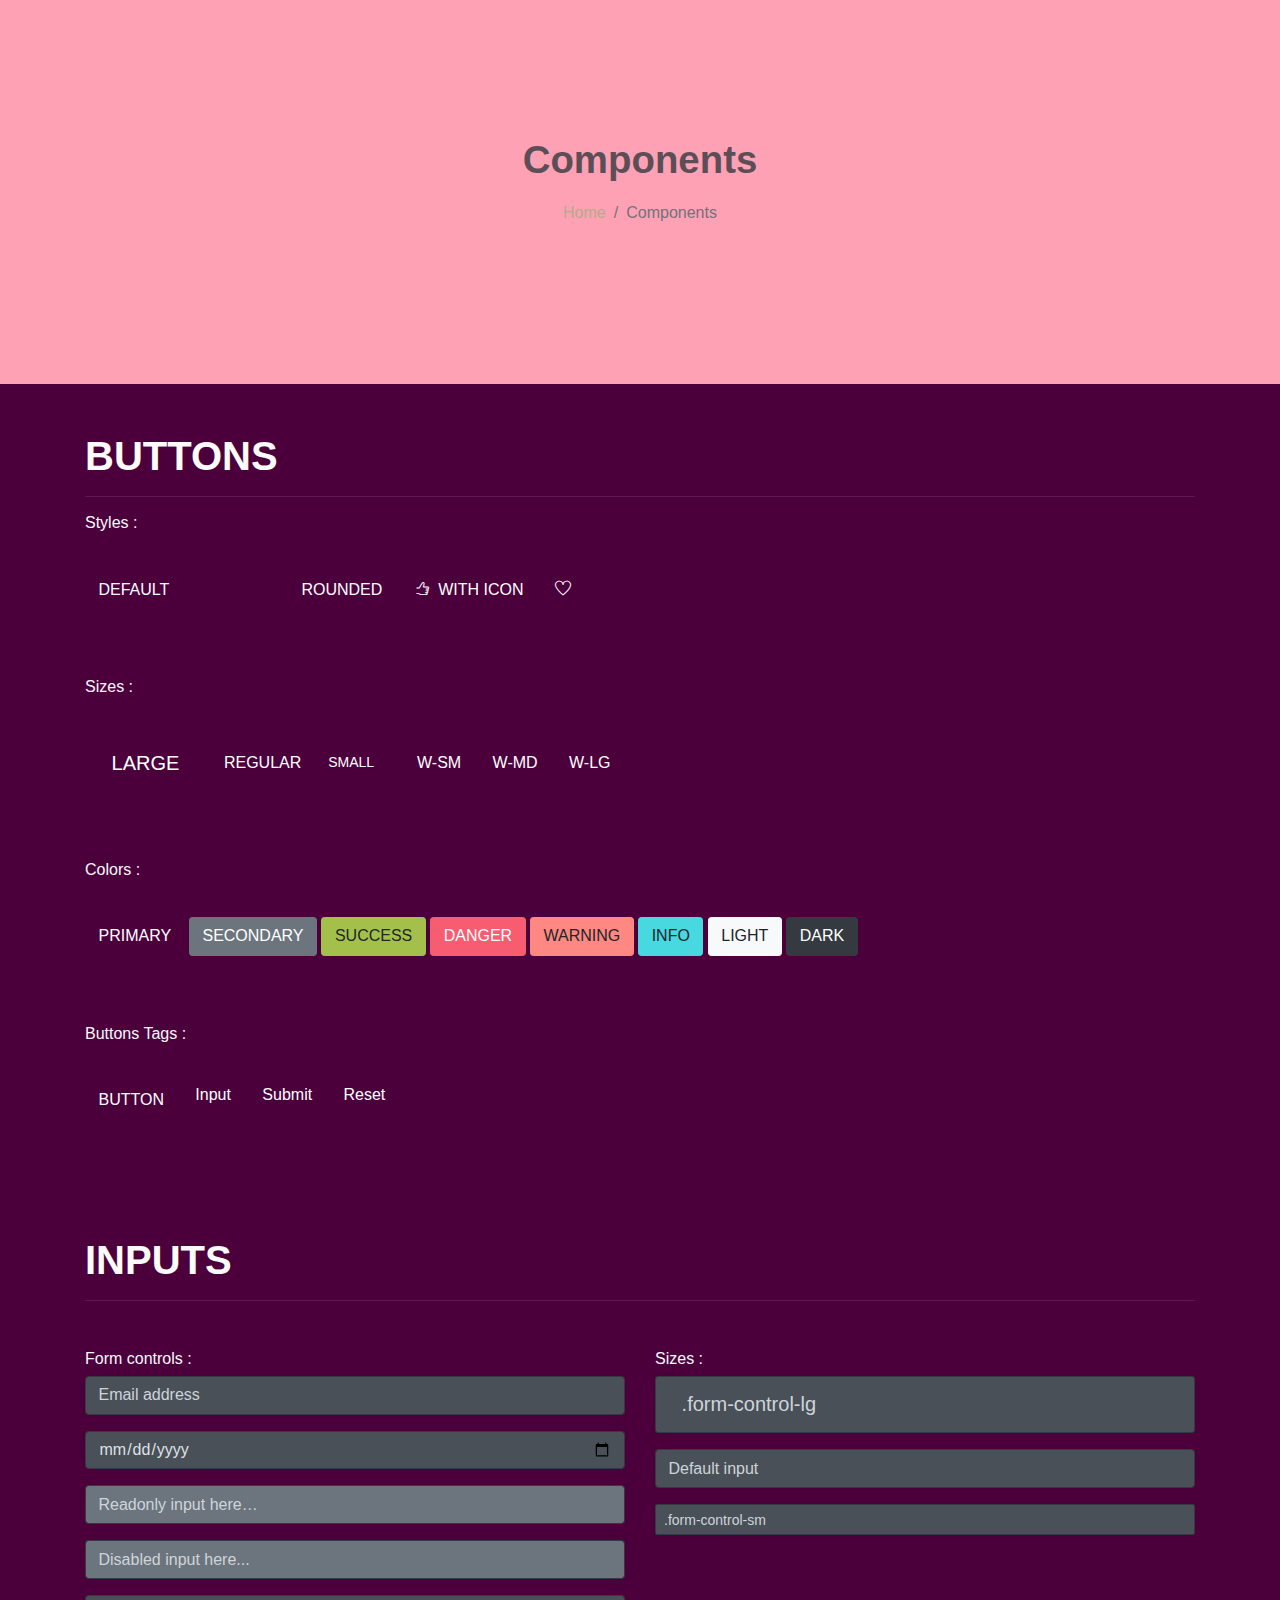
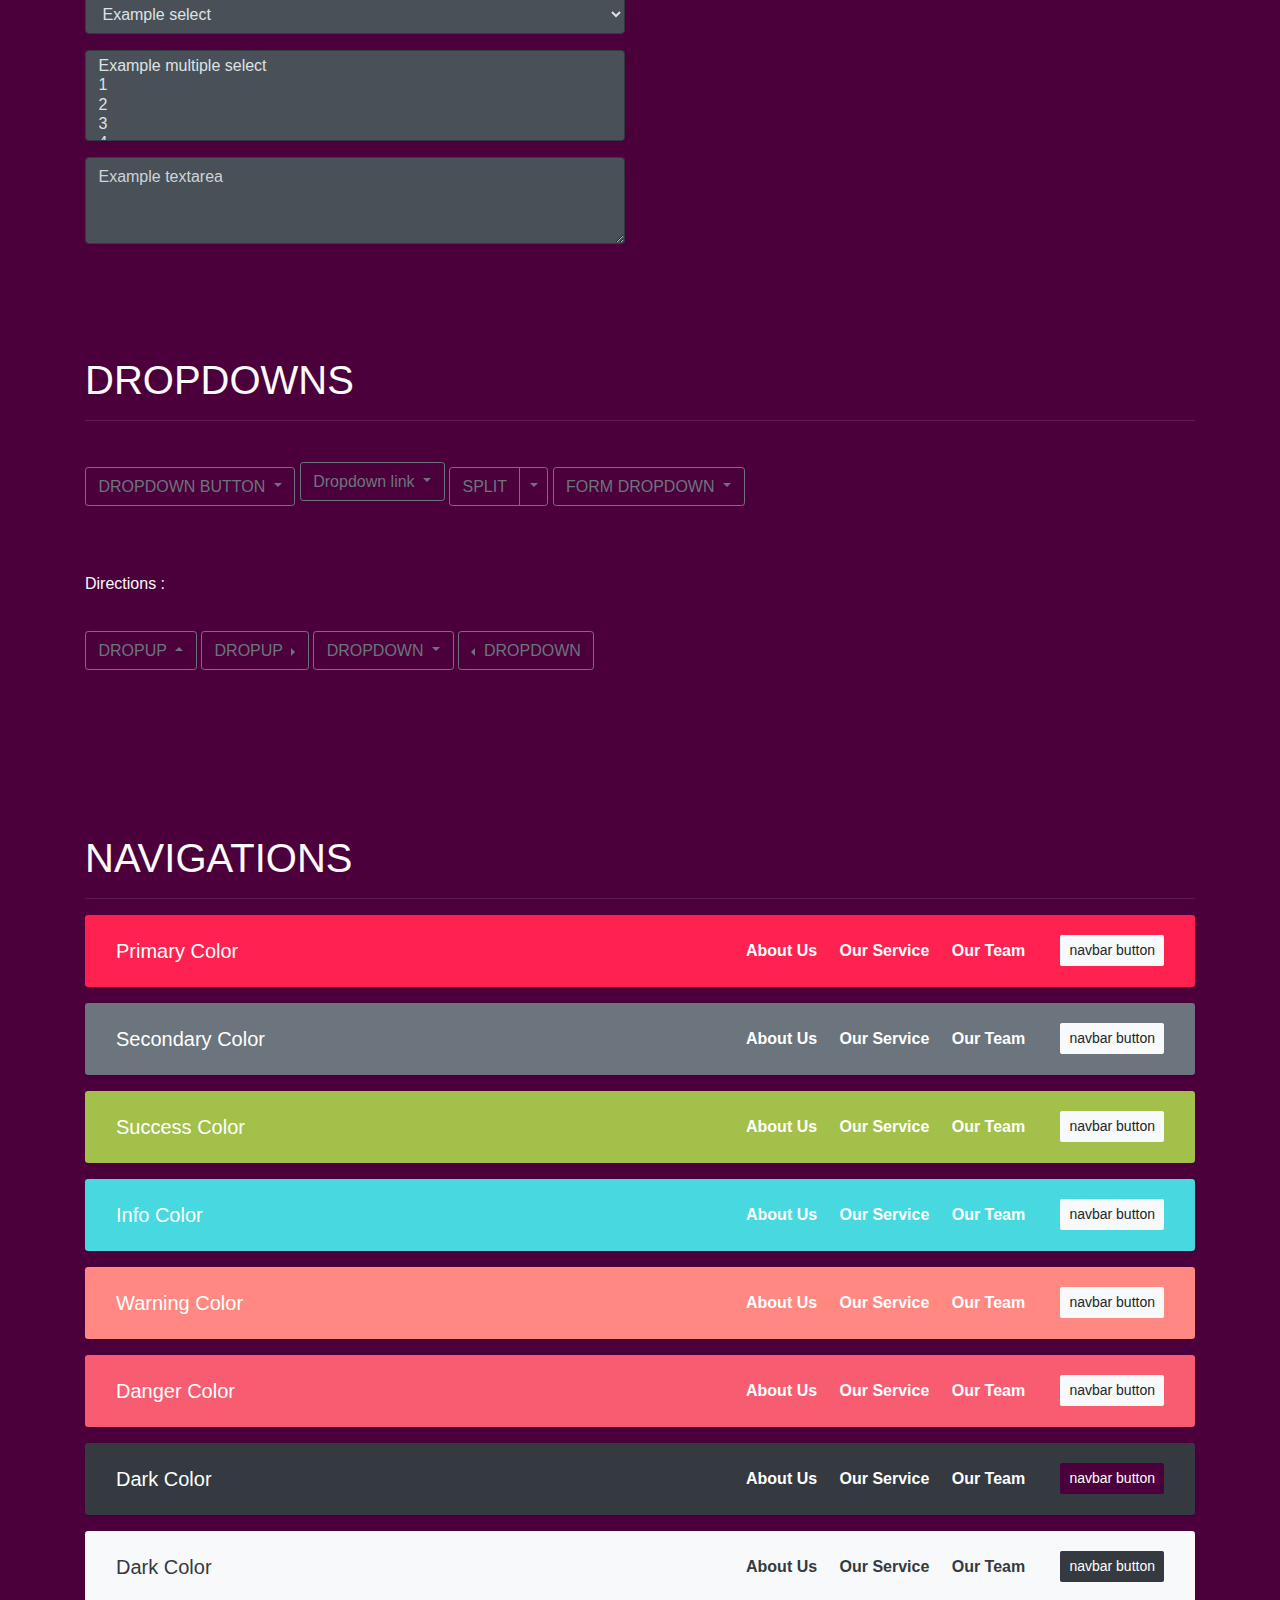
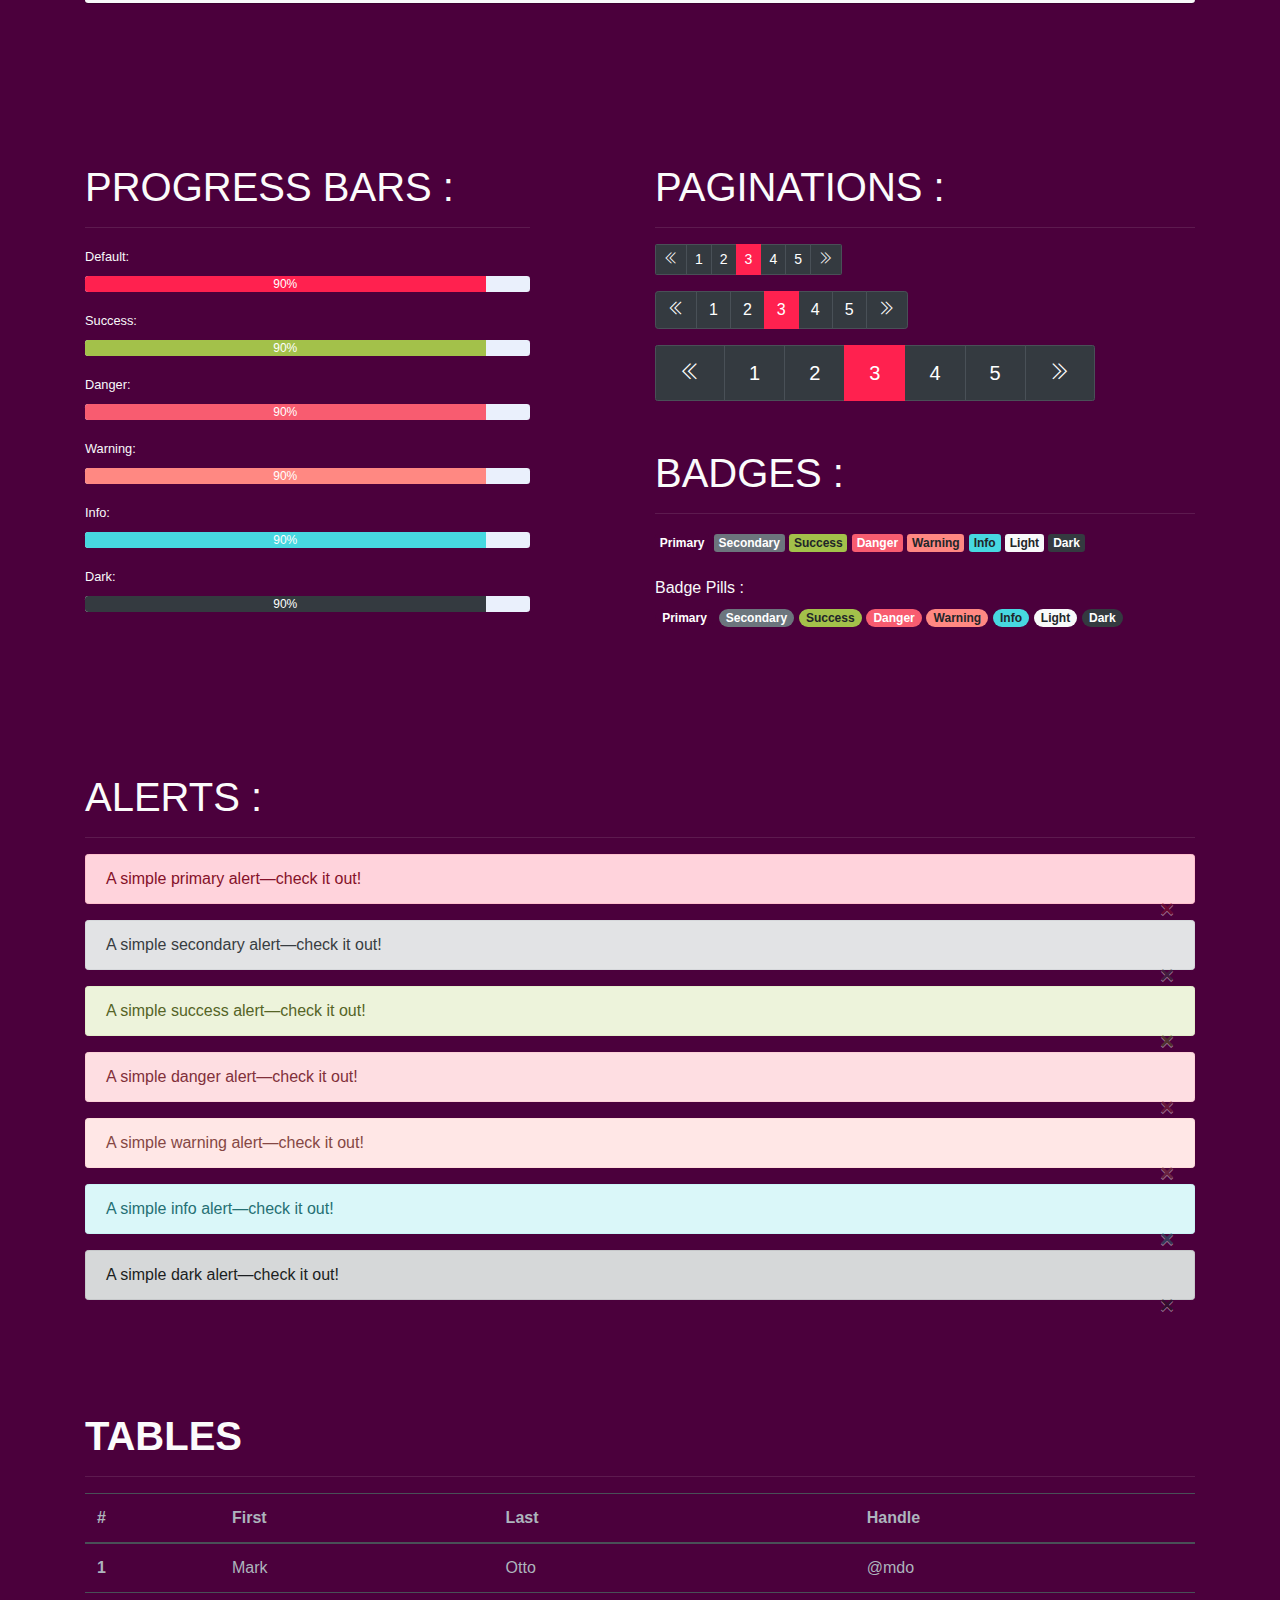
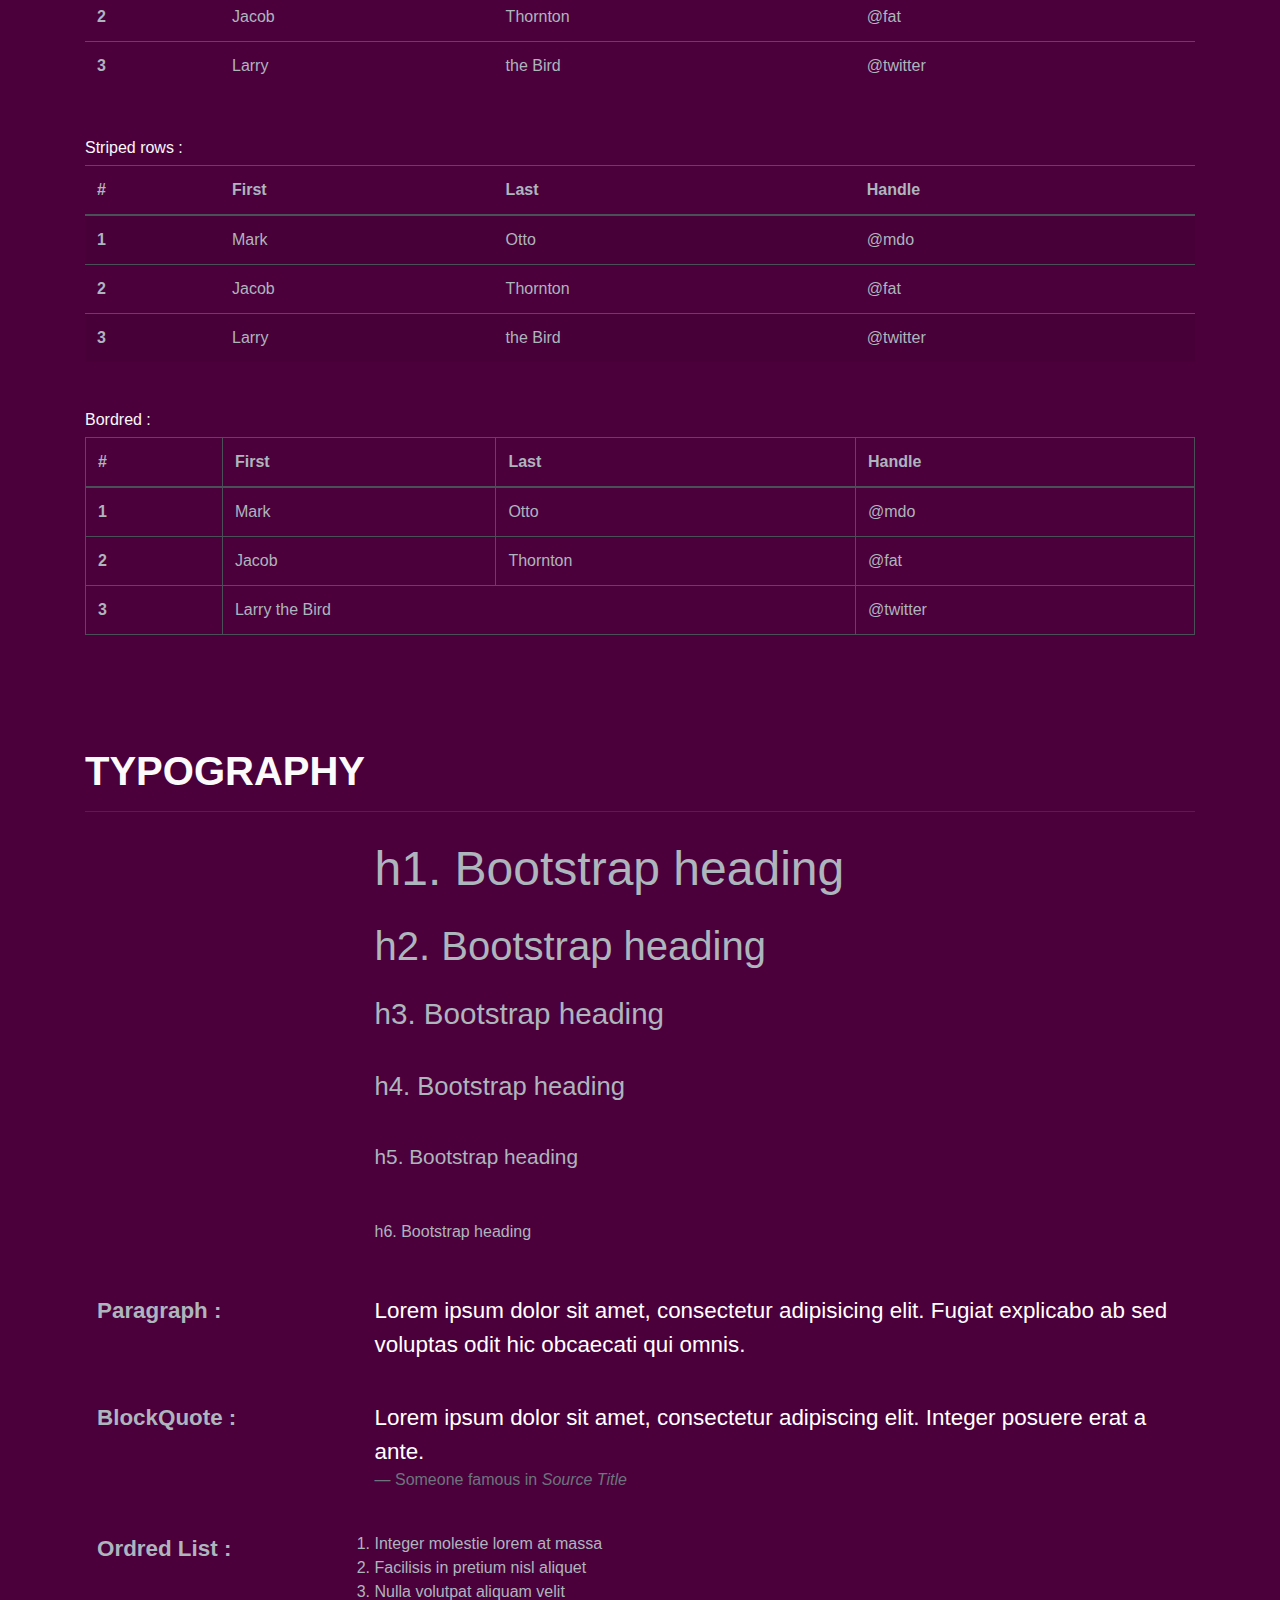
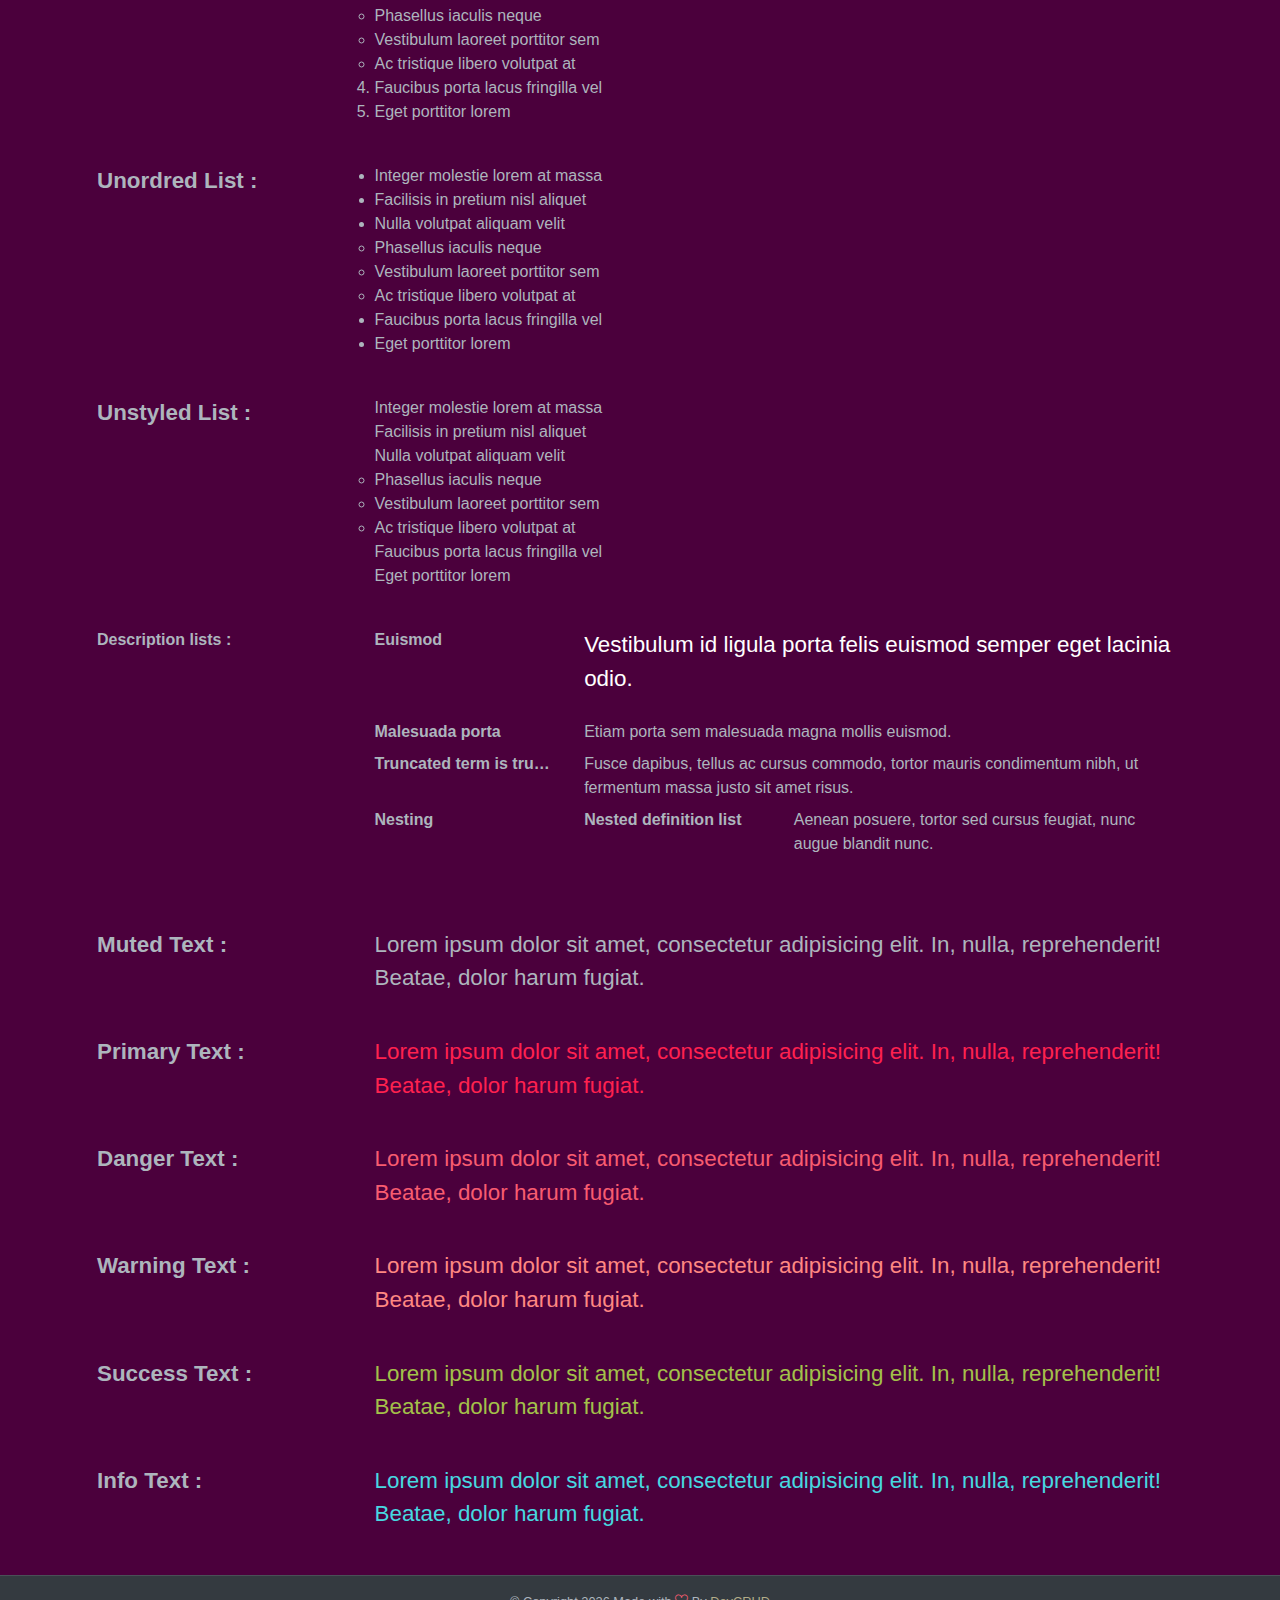
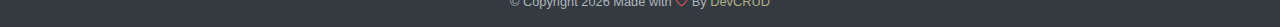
<file: public_html/components.html>
<!DOCTYPE html>
<html lang="en">
<head>
   <meta charset="utf-8">
    <meta name="viewport" content="width=device-width, initial-scale=1, shrink-to-fit=no">
    <meta name="description" content="Start your development with FoodHut landing page.">
    <meta name="author" content="Devcrud">
    <title>FoodHut | Free Bootstrap 4.3.x template</title>

   <!-- font icons -->
   <link rel="stylesheet" href="assets/vendors/themify-icons/css/themify-icons.css">

   <!-- Bootstrap + Steller  -->
   <link rel="stylesheet" href="assets/css/foodhut.css">
</head>
<body>

   <!-- Page Header -->
   <header class="header header-mini"> 
      <div class="header-title">Components</div> 
      <nav aria-label="breadcrumb">
         <ol class="breadcrumb">
            <li class="breadcrumb-item"><a href="/">Home</a></li>
            <li class="breadcrumb-item active" aria-current="page">Components</li>
         </ol>
      </nav>
   </header> <!-- End Of Page Header -->

   <!-- main content -->
   <div class="container">

      <!-- Buttons -->
      <h3 class="mt-5">Buttons</h3>
      <hr>
      <h6 class="section-secondary-title">Styles :</h6>
      <button class="btn btn-primary">Default</button>
      <button class="btn btn-outline-primary">outline</button>
      <button class="btn btn-primary rounded">Rounded</button>
      <button class="btn btn-primary rounded"><i class="ti-thumb-up pr-1"></i> With Icon</button>
      <button class="btn btn-primary circle"><i class="ti-heart"></i></button>

      <h6 class="section-secondary-title mt-5">Sizes :</h6>
      <button class="btn btn-primary btn-lg">Large</button>
      <button class="btn btn-primary ">Regular</button>
      <button class="btn btn-primary btn-sm">Small</button>
      <button class="btn btn-primary w-sm ml-3">w-sm</button>
      <button class="btn btn-primary w-md">w-md</button>
      <button class="btn btn-primary w-lg">w-lg</button>

      <h6 class="section-secondary-title mt-5">Colors :</h6>          
      <button type="button" class="btn btn-primary">Primary</button>
      <button type="button" class="btn btn-secondary">Secondary</button>
      <button type="button" class="btn btn-success">Success</button>
      <button type="button" class="btn btn-danger">Danger</button>
      <button type="button" class="btn btn-warning">Warning</button>
      <button type="button" class="btn btn-info">Info</button>
      <button type="button" class="btn btn-light">Light</button>
      <button type="button" class="btn btn-dark">Dark</button>

      <h6 class="section-secondary-title mt-5">Buttons Tags :</h6>
      <button class="btn btn-primary" type="submit">Button</button>
      <input class="btn btn-primary" type="button" value="Input">
      <input class="btn btn-primary" type="submit" value="Submit">
      <input class="btn btn-primary" type="reset" value="Reset">
      
      <!-- devider -->
      <div class="py-5"></div>

      <!-- Inputs -->
      <h3>Inputs</h3>
      <hr>
      <div class="row mt-5">
         <div class="col-md-6">
            <h6 class="section-secondary-title">Form controls :</h6>        
            <div class="form-group">
               <input type="email" class="form-control" id="exampleFormControlInput1" placeholder="Email address">
            </div>
            <div class="form-group">
               <input type="date" class="form-control" id="exampleFormControlInput1" placeholder="Date">
            </div>
            <div class="form-group">
               <input class="form-control" type="text" placeholder="Readonly input here…" readonly>
            </div>
            <div class="form-group">
               <input class="form-control" id="disabledInput" type="text" placeholder="Disabled input here..." disabled>
            </div>
            <div class="form-group">
               <select class="form-control" id="exampleFormControlSelect1">
                  <option>Example select</option>
                  <option>1</option>
                  <option>2</option>
                  <option>3</option>
                  <option>4</option>
                  <option>5</option>
               </select>
            </div>
            <div class="form-group">
               <select multiple class="form-control" id="exampleFormControlSelect2">
                  <option>Example multiple select</option>
                  <option>1</option>
                  <option>2</option>
                  <option>3</option>
                  <option>4</option>
                  <option>5</option>
               </select>
            </div>
            <div class="form-group">
               <textarea class="form-control" id="exampleFormControlTextarea1" rows="3" placeholder="Example textarea"></textarea>
            </div>
         </div>
         <div class="col-md-6">
            <h6 class="section-secondary-title">Sizes :</h6>    
            <div class="form-group">
               <input class="form-control form-control-lg" type="text" placeholder=".form-control-lg">             
            </div>
            <div class="form-group">
               <input class="form-control" type="text" placeholder="Default input">
            </div>
            <div class="form-group">
               <input class="form-control form-control-sm" type="text" placeholder=".form-control-sm"> 
            </div>
         </div>
      </div> <!-- end of inputs -->   

      <!-- devider -->
      <div class="py-5"></div>             

      <!-- Dropdowns -->
      <h3 class="components-section-title font-weight-normal">Dropdowns</h3>
      <hr>
      <div class="dropdown d-inline-block">
         <button class="btn btn-outline-secondary dropdown-toggle" type="button" id="dropdownMenuButton" data-toggle="dropdown" aria-haspopup="true" aria-expanded="false">
         Dropdown button
         </button>
         <div class="dropdown-menu" aria-labelledby="dropdownMenuButton">
         <a class="dropdown-item" href="#">Action</a>
         <a class="dropdown-item" href="#">Another action</a>
         <a class="dropdown-item" href="#">Something else here</a>
         </div>
      </div>
      <div class="dropdown d-inline-block">
         <a class="btn btn-outline-secondary dropdown-toggle" href="#" role="button" id="dropdownMenuLink" data-toggle="dropdown" aria-haspopup="true" aria-expanded="false">
            Dropdown link
         </a>
         <div class="dropdown-menu" aria-labelledby="dropdownMenuLink">
            <a class="dropdown-item" href="#">Action</a>
            <a class="dropdown-item" href="#">Another action</a>
            <a class="dropdown-item" href="#">Something else here</a>
         </div>
      </div>
      <div class="btn-group">
         <button type="button" class="btn btn-outline-secondary">Split</button>
         <button type="button" class="btn btn-outline-secondary dropdown-toggle dropdown-toggle-split" data-toggle="dropdown" aria-haspopup="true" aria-expanded="false">
         <span class="sr-only">Toggle Dropdown</span>
         </button>
         <div class="dropdown-menu">
            <a class="dropdown-item" href="#">Action</a>
            <a class="dropdown-item" href="#">Another action</a>
            <a class="dropdown-item" href="#">Something else here</a>
            <div class="dropdown-divider"></div>
            <a class="dropdown-item" href="#">Separated link</a>
         </div>
      </div>
      <div class="btn-group">
         <button class="btn btn-outline-secondary dropdown-toggle" type="button" id="dropdownMenuButton" data-toggle="dropdown" aria-haspopup="true" aria-expanded="false">
            Form Dropdown
         </button>
         <div class="dropdown-menu form">
            <form class="px-4 py-3">
               <div class="form-group">
                  <input type="email" class="form-control" id="exampleDropdownFormEmail1" placeholder="email@example.com">
               </div>
               <div class="form-group">
                  <input type="password" class="form-control" id="exampleDropdownFormPassword1" placeholder="Password">
               </div>
               <div class="form-check mb-3">
                  <input type="checkbox" class="form-check-input" id="dropdownCheck">
                  <label class="form-check-label" for="dropdownCheck">
                     Remember me
                  </label>
               </div>
               <button type="submit" class="btn btn-primary btn-block">Sign in</button>
            </form>
            <div class="dropdown-divider"></div>
            <a class="dropdown-item" href="#"><small>New around here? Sign up</small></a>
            <a class="dropdown-item" href="#"><small>Forgot password?</small></a>
         </div>
      </div>       
      <h6 class="section-secondary-title mt-5">Directions :</h6>  
      <div class="btn-group dropup">
         <button type="button" class="btn btn-outline-secondary dropdown-toggle" data-toggle="dropdown" aria-haspopup="true" aria-expanded="false">
            Dropup
         </button>
         <div class="dropdown-menu">
            <a class="dropdown-item" href="#">Action</a>
            <a class="dropdown-item" href="#">Another action</a>
            <a class="dropdown-item" href="#">Something else here</a>
            <div class="dropdown-divider"></div>
            <a class="dropdown-item" href="#">Separated link</a>
         </div>
      </div>
      <div class="btn-group dropright">
         <button type="button" class="btn btn-outline-secondary dropdown-toggle" data-toggle="dropdown" aria-haspopup="true" aria-expanded="false">
            Dropup
         </button>
         <div class="dropdown-menu">
            <a class="dropdown-item" href="#">Action</a>
            <a class="dropdown-item" href="#">Another action</a>
            <a class="dropdown-item" href="#">Something else here</a>
            <div class="dropdown-divider"></div>
            <a class="dropdown-item" href="#">Separated link</a>
         </div>
      </div>
      <div class="btn-group">
         <button type="button" class="btn btn-outline-secondary dropdown-toggle" data-toggle="dropdown" aria-haspopup="true" aria-expanded="false">
            Dropdown
         </button>
         <div class="dropdown-menu">
            <a class="dropdown-item" href="#">Action</a>
            <a class="dropdown-item" href="#">Another action</a>
            <a class="dropdown-item" href="#">Something else here</a>
            <div class="dropdown-divider"></div>
            <a class="dropdown-item" href="#">Separated link</a>
         </div>
      </div>
      <div class="btn-group dropleft">
         <button type="button" class="btn btn-outline-secondary dropdown-toggle" data-toggle="dropdown" aria-haspopup="true" aria-expanded="false">
            Dropdown
         </button>
         <div class="dropdown-menu">
            <a class="dropdown-item" href="#">Action</a>
            <a class="dropdown-item" href="#">Another action</a>
            <a class="dropdown-item" href="#">Something else here</a>
            <div class="dropdown-divider"></div>
            <a class="dropdown-item" href="#">Separated link</a>
         </div>
      </div> <!-- end of Dropdowns -->  

      <!-- devider -->
      <div class="py-5"></div>   

      <!-- navbars -->
      <h3 class="components-section-title font-weight-normal mt-5">Navigations</h3>
      <hr>
      <nav class="navbar navbar-expand-sm navbar-dark bg-primary rounded shadow mb-3">
         <div class="container">
            <a class="navbar-brand" href="#">Primary Color</a>
            <button class="navbar-toggler ml-auto" type="button" data-toggle="collapse" data-target="#navbarSupportedContent" aria-controls="navbarSupportedContent" aria-expanded="false" aria-label="Toggle navigation">
            <span class="navbar-toggler-icon"></span>
            </button>
            <div class="collapse navbar-collapse" id="navbarSupportedContent">
               <ul class="navbar-nav ml-auto"> 
                  <li class="nav-item">
                     <a class="nav-link" href="#about">About Us</a>
                  </li>
                  <li class="nav-item">
                     <a class="nav-link" href="#service">Our Service</a>
                  </li>
                  <li class="nav-item">
                     <a class="nav-link" href="#team">Our Team</a>
                  </li>
                  <li class="nav-item">
                     <a href="#book-table" class="ml-4 mt-1 btn btn-light btn-sm">navbar button</a>
                  </li>
               </ul>                       
            </div>
         </div>
      </nav>
      <nav class="navbar navbar-expand-sm navbar-dark bg-secondary rounded shadow mb-3">
         <div class="container">
            <a class="navbar-brand" href="#">Secondary Color</a>
            <button class="navbar-toggler ml-auto" type="button" data-toggle="collapse" data-target="#navbarSupportedContent" aria-controls="navbarSupportedContent" aria-expanded="false" aria-label="Toggle navigation">
            <span class="navbar-toggler-icon"></span>
            </button>
            <div class="collapse navbar-collapse" id="navbarSupportedContent">
               <ul class="navbar-nav ml-auto"> 
                  <li class="nav-item">
                     <a class="nav-link" href="#about">About Us</a>
                  </li>
                  <li class="nav-item">
                     <a class="nav-link" href="#service">Our Service</a>
                  </li>
                  <li class="nav-item">
                     <a class="nav-link" href="#team">Our Team</a>
                  </li>
                  <li class="nav-item">
                     <a href="#book-table" class="ml-4 mt-1 btn btn-light btn-sm">navbar button</a>
                  </li>
               </ul>                       
            </div>
         </div>
      </nav>
      <nav class="navbar navbar-expand-sm navbar-dark bg-success rounded shadow mb-3">
         <div class="container">
            <a class="navbar-brand" href="#">Success Color</a>
            <button class="navbar-toggler ml-auto" type="button" data-toggle="collapse" data-target="#navbarSupportedContent" aria-controls="navbarSupportedContent" aria-expanded="false" aria-label="Toggle navigation">
            <span class="navbar-toggler-icon"></span>
            </button>
            <div class="collapse navbar-collapse" id="navbarSupportedContent">
               <ul class="navbar-nav ml-auto"> 
                  <li class="nav-item">
                     <a class="nav-link" href="#about">About Us</a>
                  </li>
                  <li class="nav-item">
                     <a class="nav-link" href="#service">Our Service</a>
                  </li>
                  <li class="nav-item">
                     <a class="nav-link" href="#team">Our Team</a>
                  </li>
                  <li class="nav-item">
                     <a href="#book-table" class="ml-4 mt-1 btn btn-light btn-sm">navbar button</a>
                  </li>
               </ul>                       
            </div>
         </div>
      </nav>
      <nav class="navbar navbar-expand-sm navbar-dark bg-info rounded shadow mb-3">
         <div class="container">
            <a class="navbar-brand" href="#">Info Color</a>
            <button class="navbar-toggler ml-auto" type="button" data-toggle="collapse" data-target="#navbarSupportedContent" aria-controls="navbarSupportedContent" aria-expanded="false" aria-label="Toggle navigation">
            <span class="navbar-toggler-icon"></span>
            </button>
            <div class="collapse navbar-collapse" id="navbarSupportedContent">
               <ul class="navbar-nav ml-auto"> 
                  <li class="nav-item">
                     <a class="nav-link" href="#about">About Us</a>
                  </li>
                  <li class="nav-item">
                     <a class="nav-link" href="#service">Our Service</a>
                  </li>
                  <li class="nav-item">
                     <a class="nav-link" href="#team">Our Team</a>
                  </li>
                  <li class="nav-item">
                     <a href="#book-table" class="ml-4 mt-1 btn btn-light btn-sm">navbar button</a>
                  </li>
               </ul>                       
            </div>
         </div>
      </nav>
      <nav class="navbar navbar-expand-sm navbar-dark bg-warning rounded shadow mb-3">
         <div class="container">
            <a class="navbar-brand" href="#">Warning Color</a>
            <button class="navbar-toggler ml-auto" type="button" data-toggle="collapse" data-target="#navbarSupportedContent" aria-controls="navbarSupportedContent" aria-expanded="false" aria-label="Toggle navigation">
            <span class="navbar-toggler-icon"></span>
            </button>
            <div class="collapse navbar-collapse" id="navbarSupportedContent">
               <ul class="navbar-nav ml-auto"> 
                  <li class="nav-item">
                     <a class="nav-link" href="#about">About Us</a>
                  </li>
                  <li class="nav-item">
                     <a class="nav-link" href="#service">Our Service</a>
                  </li>
                  <li class="nav-item">
                     <a class="nav-link" href="#team">Our Team</a>
                  </li>
                  <li class="nav-item">
                     <a href="#book-table" class="ml-4 mt-1 btn btn-light btn-sm">navbar button</a>
                  </li>
               </ul>                       
            </div>
         </div>
      </nav>
      <nav class="navbar navbar-expand-sm navbar-dark bg-danger rounded shadow mb-3">
         <div class="container">
            <a class="navbar-brand" href="#">Danger Color</a>
            <button class="navbar-toggler ml-auto" type="button" data-toggle="collapse" data-target="#navbarSupportedContent" aria-controls="navbarSupportedContent" aria-expanded="false" aria-label="Toggle navigation">
            <span class="navbar-toggler-icon"></span>
            </button>
            <div class="collapse navbar-collapse" id="navbarSupportedContent">
               <ul class="navbar-nav ml-auto"> 
                  <li class="nav-item">
                     <a class="nav-link" href="#about">About Us</a>
                  </li>
                  <li class="nav-item">
                     <a class="nav-link" href="#service">Our Service</a>
                  </li>
                  <li class="nav-item">
                     <a class="nav-link" href="#team">Our Team</a>
                  </li>
                  <li class="nav-item">
                     <a href="#book-table" class="ml-4 mt-1 btn btn-light btn-sm">navbar button</a>
                  </li>
               </ul>                       
            </div>
         </div>
      </nav>
      <nav class="navbar navbar-expand-sm navbar-dark bg-dark rounded shadow mb-3">
         <div class="container">
            <a class="navbar-brand" href="#">Dark Color</a>
            <button class="navbar-toggler ml-auto" type="button" data-toggle="collapse" data-target="#navbarSupportedContent" aria-controls="navbarSupportedContent" aria-expanded="false" aria-label="Toggle navigation">
            <span class="navbar-toggler-icon"></span>
            </button>
            <div class="collapse navbar-collapse" id="navbarSupportedContent">
               <ul class="navbar-nav ml-auto"> 
                  <li class="nav-item">
                     <a class="nav-link" href="#about">About Us</a>
                  </li>
                  <li class="nav-item">
                     <a class="nav-link" href="#service">Our Service</a>
                  </li>
                  <li class="nav-item">
                     <a class="nav-link" href="#team">Our Team</a>
                  </li>
                  <li class="nav-item">
                     <a href="#book-table" class="ml-4 mt-1 btn btn-primary btn-sm">navbar button</a>
                  </li>
               </ul>                       
            </div>
         </div>
      </nav>
      <nav class="navbar navbar-expand-sm navbar-light bg-light rounded shadow mb-3">
         <div class="container">
            <a class="navbar-brand" href="#">Dark Color</a>
            <button class="navbar-toggler ml-auto" type="button" data-toggle="collapse" data-target="#navbarSupportedContent" aria-controls="navbarSupportedContent" aria-expanded="false" aria-label="Toggle navigation">
            <span class="navbar-toggler-icon"></span>
            </button>
            <div class="collapse navbar-collapse" id="navbarSupportedContent">
               <ul class="navbar-nav ml-auto"> 
                  <li class="nav-item">
                     <a class="nav-link" href="#about">About Us</a>
                  </li>
                  <li class="nav-item">
                     <a class="nav-link" href="#service">Our Service</a>
                  </li>
                  <li class="nav-item">
                     <a class="nav-link" href="#team">Our Team</a>
                  </li>
                  <li class="nav-item">
                     <a href="#book-table" class="ml-4 mt-1 btn btn-dark btn-sm">navbar button</a>
                  </li>
               </ul>                       
            </div>
         </div>
      </nav>
      <!-- End of navbars -->

      <!-- devider -->
      <div class="py-5"></div>   
      
      <!-- progress bars -->
      <div class="row justify-content-between">
         <div class="col-md-5">
            <h3 class="components-section-title font-weight-normal mt-5">Progress Bars :</h3>
            <hr>
            <small>Default: </small>
            <div class="progress mt-2 mb-3">
               <div class="progress-bar" role="progressbar" style="width: 90%" aria-valuenow="25" aria-valuemin="0" aria-valuemax="100"><span>90%</span></div>
            </div>
            <small>Success:</small>
            <div class="progress mt-2 mb-3">
               <div class="progress-bar bg-success" role="progressbar" style="width: 90%" aria-valuenow="25" aria-valuemin="0" aria-valuemax="100"><span>90%</span></div>
            </div>
            <small>Danger:</small>
            <div class="progress mt-2 mb-3">
               <div class="progress-bar bg-danger" role="progressbar" style="width: 90%" aria-valuenow="25" aria-valuemin="0" aria-valuemax="100"><span>90%</span></div>
            </div>
            <small>Warning:</small>
            <div class="progress mt-2 mb-3">
               <div class="progress-bar bg-warning" role="progressbar" style="width: 90%" aria-valuenow="25" aria-valuemin="0" aria-valuemax="100"><span>90%</span></div>
            </div>
            <small>Info:</small>
            <div class="progress mt-2 mb-3">
               <div class="progress-bar bg-info" role="progressbar" style="width: 90%" aria-valuenow="25" aria-valuemin="0" aria-valuemax="100"><span>90%</span></div>
            </div>
            <small>Dark:</small>
            <div class="progress mt-2 mb-3">
               <div class="progress-bar bg-dark" role="progressbar" style="width: 90%" aria-valuenow="25" aria-valuemin="0" aria-valuemax="100"><span>90%</span></div>
            </div>
         </div>
         <div class="col-md-6">
            <h3 class="components-section-title font-weight-normal mt-5">Paginations :</h3>
            <hr>
            <nav aria-label="Page navigation example">
               <ul class="pagination pagination-sm">
                  <li class="page-item"><a class="page-link" href="#"><i class="ti-angle-double-left"></i></a></li>
                  <li class="page-item"><a class="page-link" href="#">1</a></li>
                  <li class="page-item"><a class="page-link" href="#">2</a></li>
                  <li class="page-item active"><a class="page-link" href="#">3</a></li>
                  <li class="page-item"><a class="page-link" href="#">4</a></li>
                  <li class="page-item"><a class="page-link" href="#">5</a></li>
                  <li class="page-item"><a class="page-link" href="#"><i class="ti-angle-double-right"></i></a></li>
               </ul>
            </nav>
            <nav aria-label="Page navigation example">
               <ul class="pagination">
               <li class="page-item"><a class="page-link" href="#"><i class="ti-angle-double-left"></i></a></li>
                  <li class="page-item"><a class="page-link" href="#">1</a></li>
                  <li class="page-item"><a class="page-link" href="#">2</a></li>
                  <li class="page-item active"><a class="page-link" href="#">3</a></li>
                  <li class="page-item"><a class="page-link" href="#">4</a></li>
                  <li class="page-item"><a class="page-link" href="#">5</a></li>
                  <li class="page-item"><a class="page-link" href="#"><i class="ti-angle-double-right"></i></a></li>
               </ul>
            </nav>
            <nav aria-label="Page navigation example">
               <ul class="pagination pagination-lg">
                  <li class="page-item"><a class="page-link" href="#"><i class="ti-angle-double-left"></i></a></li>
                  <li class="page-item"><a class="page-link" href="#">1</a></li>
                  <li class="page-item"><a class="page-link" href="#">2</a></li>
                  <li class="page-item active"><a class="page-link" href="#">3</a></li>
                  <li class="page-item"><a class="page-link" href="#">4</a></li>
                  <li class="page-item"><a class="page-link" href="#">5</a></li>
                  <li class="page-item"><a class="page-link" href="#"><i class="ti-angle-double-right"></i></a></li>
               </ul>
            </nav>

            <!-- Badges -->
            <h3 class="components-section-title font-weight-normal mt-5">Badges :</h3>
            <hr>
            <span class="badge badge-primary">Primary</span>
            <span class="badge badge-secondary">Secondary</span>
            <span class="badge badge-success">Success</span>
            <span class="badge badge-danger">Danger</span>
            <span class="badge badge-warning">Warning</span>
            <span class="badge badge-info">Info</span>
            <span class="badge badge-light">Light</span>
            <span class="badge badge-dark">Dark</span>
            <h6 class="section-secondary-title mt-4 mb-2">Badge Pills :</h6>
            <span class="badge badge-pill badge-primary">Primary</span>
            <span class="badge badge-pill badge-secondary">Secondary</span>
            <span class="badge badge-pill badge-success">Success</span>
            <span class="badge badge-pill badge-danger">Danger</span>
            <span class="badge badge-pill badge-warning">Warning</span>
            <span class="badge badge-pill badge-info">Info</span>
            <span class="badge badge-pill badge-light">Light</span>
            <span class="badge badge-pill badge-dark">Dark</span>
         </div>
      </div> <!-- End of Progress bars -->

      <!-- devider -->
      <div class="py-5"></div>  

      <!-- Alerts -->
      <h3 class="components-section-title font-weight-normal mt-5">Alerts :</h3>
      <hr>
      <div class="alert alert-primary alert-dismissible fade show" role="alert">
         A simple primary alert—check it out!
         <button type="button" class="close" data-dismiss="alert" aria-label="Close">
            <span aria-hidden="true">&times;</span>
         </button>
      </div>
      <div class="alert alert-secondary alert-dismissible fade show" role="alert">
         A simple secondary alert—check it out!
         <button type="button" class="close" data-dismiss="alert" aria-label="Close">
            <span aria-hidden="true">&times;</span>
         </button>
      </div>
      <div class="alert alert-success alert-dismissible fade show" role="alert">
         A simple success alert—check it out!
         <button type="button" class="close" data-dismiss="alert" aria-label="Close">
            <span aria-hidden="true">&times;</span>
         </button>
      </div>
      <div class="alert alert-danger alert-dismissible fade show" role="alert">
         A simple danger alert—check it out!
         <button type="button" class="close" data-dismiss="alert" aria-label="Close">
            <span aria-hidden="true">&times;</span>
         </button>
      </div>
      <div class="alert alert-warning alert-dismissible fade show" role="alert">
         A simple warning alert—check it out!
         <button type="button" class="close" data-dismiss="alert" aria-label="Close">
            <span aria-hidden="true">&times;</span>
         </button>
      </div>
      <div class="alert alert-info alert-dismissible fade show" role="alert">
         A simple info alert—check it out!
         <button type="button" class="close" data-dismiss="alert" aria-label="Close">
            <span aria-hidden="true">&times;</span>
         </button>
      </div>
      <div class="alert alert-dark alert-dismissible fade show" role="alert">
         A simple dark alert—check it out!
         <button type="button" class="close" data-dismiss="alert" aria-label="Close">
            <span aria-hidden="true">&times;</span>
         </button>
      </div>
      <!-- end of alerts -->

      <!-- devider -->
      <div class="py-5"></div> 
   
      <!-- tables -->
      <h3 class="components-section-title">Tables</h3>
      <hr>
      <table class="table">
         <thead>
            <tr>
               <th scope="col">#</th>
               <th scope="col">First</th>
               <th scope="col">Last</th>
               <th scope="col">Handle</th>
            </tr>
         </thead>
         <tbody>
            <tr>
               <th scope="row">1</th>
               <td>Mark</td>
               <td>Otto</td>
               <td>@mdo</td>
            </tr>
            <tr>
               <th scope="row">2</th>
               <td>Jacob</td>
               <td>Thornton</td>
               <td>@fat</td>
            </tr>
            <tr>
               <th scope="row">3</th>
               <td>Larry</td>
               <td>the Bird</td>
               <td>@twitter</td>
            </tr>
         </tbody>
      </table>

      <h6 class="section-secondary-title mt-5">Striped rows :</h6>
      <table class="table table-striped">
         <thead>
            <tr>
               <th scope="col">#</th>
               <th scope="col">First</th>
               <th scope="col">Last</th>
               <th scope="col">Handle</th>
            </tr>
         </thead>
         <tbody>
            <tr>
               <th scope="row">1</th>
               <td>Mark</td>
               <td>Otto</td>
               <td>@mdo</td>
            </tr>
            <tr>
               <th scope="row">2</th>
               <td>Jacob</td>
               <td>Thornton</td>
               <td>@fat</td>
            </tr>
            <tr>
               <th scope="row">3</th>
               <td>Larry</td>
               <td>the Bird</td>
               <td>@twitter</td>
            </tr>
         </tbody>
      </table>

      <h6 class="section-secondary-title mt-5">Bordred :</h6>
      <table class="table table-bordered">
         <thead>
            <tr>
               <th scope="col">#</th>
               <th scope="col">First</th>
               <th scope="col">Last</th>
               <th scope="col">Handle</th>
            </tr>
         </thead>
         <tbody>
            <tr>
               <th scope="row">1</th>
               <td>Mark</td>
               <td>Otto</td>
               <td>@mdo</td>
            </tr>
            <tr>
               <th scope="row">2</th>
               <td>Jacob</td>
               <td>Thornton</td>
               <td>@fat</td>
            </tr>
            <tr>
               <th scope="row">3</th>
               <td colspan="2">Larry the Bird</td>
               <td>@twitter</td>
            </tr>
         </tbody>
      </table>
      <!-- end of tables -->

      <!-- devider -->
      <div class="py-5"></div> 

      <!-- typography -->
      <h3 class="components-section-title">Typography</h3>
      <hr>
      
      <table class="table table-borderless v-align-center">
         <tbody>
            <tr>
               <td>
                  <p><code class="highlighter-rouge">&lt;h1&gt;&lt;/h1&gt; || .h1</code></p>
               </td>
               <td class="w-75"><span class="h1">h1. Bootstrap heading</span></td>
            </tr>
            <tr>
               <td>
                  <p><code class="highlighter-rouge">&lt;h2&gt;&lt;/h2&gt; || .h2</code></p>
               </td>
               <td><span class="h2">h2. Bootstrap heading</span></td>
            </tr>
            <tr>
               <td>
                  <p><code class="highlighter-rouge">&lt;h3&gt;&lt;/h3&gt; || .h3</code></p>
               </td>
               <td><span class="h3">h3. Bootstrap heading</span></td>
            </tr>
            <tr>
               <td>
                  <p><code class="highlighter-rouge">&lt;h4&gt;&lt;/h4&gt; || .h4</code></p>
               </td>
               <td><span class="h4">h4. Bootstrap heading</span></td>
            </tr>
            <tr>
               <td>
                  <p><code class="highlighter-rouge">&lt;h5&gt;&lt;/h5&gt; || .h5</code></p>
               </td>
               <td><span class="h5">h5. Bootstrap heading</span></td>
            </tr>
            <tr>
               <td>
                  <p><code class="highlighter-rouge">&lt;h6&gt;&lt;/h6&gt; || .h6</code></p>
               </td>
               <td><span class="h6">h6. Bootstrap heading</span></td>
            </tr>
            <tr>
               <td>
                  <p class="font-weight-bold text-muted">Paragraph :</p>
               </td>
               <td><p>Lorem ipsum dolor sit amet, consectetur adipisicing elit. Fugiat explicabo ab sed voluptas odit hic obcaecati qui omnis.</p></td>
            </tr>
            <tr>
               <td>
                  <p class="font-weight-bold text-muted">BlockQuote :</p>
               </td>
               <td>
                  <blockquote class="blockquote">
                     <p class="mb-0">Lorem ipsum dolor sit amet, consectetur adipiscing elit. Integer posuere erat a ante.</p>
                     <footer class="blockquote-footer">Someone famous in <cite title="Source Title">Source Title</cite></footer>
                  </blockquote>
               </td>
            </tr>
            <tr>
               <td><p class="font-weight-bold text-muted">Ordred List :</p></td>
               <td>
                  <ol>
                     <li>Integer molestie lorem at massa</li>
                     <li>Facilisis in pretium nisl aliquet</li>
                     <li>Nulla volutpat aliquam velit
                        <ul>
                           <li>Phasellus iaculis neque</li>
                           <li>Vestibulum laoreet porttitor sem</li>
                           <li>Ac tristique libero volutpat at</li>
                        </ul>
                     </li>
                     <li>Faucibus porta lacus fringilla vel</li>
                     <li>Eget porttitor lorem</li>
                  </ol>
               </td>
            </tr>
            <tr>
               <td><p class="font-weight-bold text-muted">Unordred List :</p></td>
               <td>
                  <ul >
                     <li>Integer molestie lorem at massa</li>
                     <li>Facilisis in pretium nisl aliquet</li>
                     <li>Nulla volutpat aliquam velit
                        <ul>
                           <li>Phasellus iaculis neque</li>
                           <li>Vestibulum laoreet porttitor sem</li>
                           <li>Ac tristique libero volutpat at</li>
                        </ul>
                     </li>
                     <li>Faucibus porta lacus fringilla vel</li>
                     <li>Eget porttitor lorem</li>
                  </ul>
               </td>
            </tr>
            <tr>
               <td><p class="font-weight-bold text-muted">Unstyled List :</p></td>
               <td>
                  <ul class="list-unstyled">
                     <li>Integer molestie lorem at massa</li>
                     <li>Facilisis in pretium nisl aliquet</li>
                     <li>Nulla volutpat aliquam velit
                        <ul>
                           <li>Phasellus iaculis neque</li>
                           <li>Vestibulum laoreet porttitor sem</li>
                           <li>Ac tristique libero volutpat at</li>
                        </ul>
                     </li>
                     <li>Faucibus porta lacus fringilla vel</li>
                     <li>Eget porttitor lorem</li>
                  </ul>
               </td>
            </tr>
            <tr>
               <td class="font-weight-bold text-muted">Description lists : </td>
               <td>
                  <dl class="row">
                     <dt class="col-sm-3">Euismod</dt>
                     <dd class="col-sm-9">
                        <p>Vestibulum id ligula porta felis euismod semper eget lacinia odio.</p>
                     </dd>

                     <dt class="col-sm-3">Malesuada porta</dt>
                     <dd class="col-sm-9">Etiam porta sem malesuada magna mollis euismod.</dd>

                     <dt class="col-sm-3 text-truncate">Truncated term is truncated</dt>
                     <dd class="col-sm-9">Fusce dapibus, tellus ac cursus commodo, tortor mauris condimentum nibh, ut fermentum massa justo sit amet risus.</dd>

                     <dt class="col-sm-3">Nesting</dt>
                     <dd class="col-sm-9">
                        <dl class="row">
                           <dt class="col-sm-4">Nested definition list</dt>
                           <dd class="col-sm-8">Aenean posuere, tortor sed cursus feugiat, nunc augue blandit nunc.</dd>
                        </dl>
                     </dd>
                  </dl>
               </td>
            </tr>
            <tr>
               <td>
                  <p class="font-weight-bold text-muted">Muted Text :</p>
               </td>
               <td>
                  <p class="text-muted">Lorem ipsum dolor sit amet, consectetur adipisicing elit. In, nulla, reprehenderit! Beatae, dolor harum fugiat.</p>
               </td>
            </tr>
            <tr>
               <td>
                  <p class="font-weight-bold text-muted">Primary Text :</p>
               </td>
               <td>
                  <p class="text-primary">Lorem ipsum dolor sit amet, consectetur adipisicing elit. In, nulla, reprehenderit! Beatae, dolor harum fugiat.</p>
               </td>
            </tr>
            <tr>
               <td>
                  <p class="font-weight-bold text-muted">Danger Text :</p>
               </td>
               <td>
                  <p class="text-danger">Lorem ipsum dolor sit amet, consectetur adipisicing elit. In, nulla, reprehenderit! Beatae, dolor harum fugiat.</p>
               </td>
            </tr>
            <tr>
               <td>
                  <p class="font-weight-bold text-muted">Warning Text :</p>
               </td>
               <td>
                  <p class="text-warning">Lorem ipsum dolor sit amet, consectetur adipisicing elit. In, nulla, reprehenderit! Beatae, dolor harum fugiat.</p>
               </td>
            </tr>
            <tr>
               <td>
                  <p class="font-weight-bold text-muted">Success Text :</p>
               </td>
               <td>
                  <p class="text-success">Lorem ipsum dolor sit amet, consectetur adipisicing elit. In, nulla, reprehenderit! Beatae, dolor harum fugiat.</p>
               </td>
            </tr>
            <tr>
               <td>
                  <p class="font-weight-bold text-muted">Info Text :</p>
               </td>
               <td>
                  <p class="text-info">Lorem ipsum dolor sit amet, consectetur adipisicing elit. In, nulla, reprehenderit! Beatae, dolor harum fugiat.</p>
               </td>
            </tr>
         </tbody>
      </table>
   </div>
   <!-- end of typography -->

   <!-- Page Footer -->
   <div class="bg-dark text-light text-center border-top wow fadeIn">
        <p class="mb-0 py-3 text-muted small">&copy; Copyright <script>document.write(new Date().getFullYear())</script> Made with <i class="ti-heart text-danger"></i> By <a href="http://devcrud.com">DevCRUD</a></p>
    </div>
    <!-- End of Page Footer -->
   
   <!-- core  -->
   <script src="assets/vendors/jquery/jquery-3.4.1.js"></script>
   <script src="assets/vendors/bootstrap/bootstrap.bundle.js"></script>

</body>
</html>
</file>
<file: public_html/assets/vendors/themify-icons/css/themify-icons.css>
@font-face {
	font-family: 'themify';
	src:url("../fonts/themify.eot?-fvbane");
	src:url("../fonts/themify.eot?#iefix-fvbane") format("embedded-opentype"),
		url("../fonts/themify.woff?-fvbane") format("woff"),
		url("../fonts/themify.ttf?-fvbane") format("truetype"),
		url("../fonts/themify.svg?-fvbane#themify") format("svg");
	font-weight: normal;
	font-style: normal;
}

[class^="ti-"], [class*=" ti-"] {
	font-family: 'themify';
	speak: none;
	font-style: normal;
	font-weight: normal;
	font-variant: normal;
	text-transform: none;
	line-height: 1;

	/* Better Font Rendering =========== */
	-webkit-font-smoothing: antialiased;
	-moz-osx-font-smoothing: grayscale;
}

.ti-wand:before {
	content: "\e600";
}
.ti-volume:before {
	content: "\e601";
}
.ti-user:before {
	content: "\e602";
}
.ti-unlock:before {
	content: "\e603";
}
.ti-unlink:before {
	content: "\e604";
}
.ti-trash:before {
	content: "\e605";
}
.ti-thought:before {
	content: "\e606";
}
.ti-target:before {
	content: "\e607";
}
.ti-tag:before {
	content: "\e608";
}
.ti-tablet:before {
	content: "\e609";
}
.ti-star:before {
	content: "\e60a";
}
.ti-spray:before {
	content: "\e60b";
}
.ti-signal:before {
	content: "\e60c";
}
.ti-shopping-cart:before {
	content: "\e60d";
}
.ti-shopping-cart-full:before {
	content: "\e60e";
}
.ti-settings:before {
	content: "\e60f";
}
.ti-search:before {
	content: "\e610";
}
.ti-zoom-in:before {
	content: "\e611";
}
.ti-zoom-out:before {
	content: "\e612";
}
.ti-cut:before {
	content: "\e613";
}
.ti-ruler:before {
	content: "\e614";
}
.ti-ruler-pencil:before {
	content: "\e615";
}
.ti-ruler-alt:before {
	content: "\e616";
}
.ti-bookmark:before {
	content: "\e617";
}
.ti-bookmark-alt:before {
	content: "\e618";
}
.ti-reload:before {
	content: "\e619";
}
.ti-plus:before {
	content: "\e61a";
}
.ti-pin:before {
	content: "\e61b";
}
.ti-pencil:before {
	content: "\e61c";
}
.ti-pencil-alt:before {
	content: "\e61d";
}
.ti-paint-roller:before {
	content: "\e61e";
}
.ti-paint-bucket:before {
	content: "\e61f";
}
.ti-na:before {
	content: "\e620";
}
.ti-mobile:before {
	content: "\e621";
}
.ti-minus:before {
	content: "\e622";
}
.ti-medall:before {
	content: "\e623";
}
.ti-medall-alt:before {
	content: "\e624";
}
.ti-marker:before {
	content: "\e625";
}
.ti-marker-alt:before {
	content: "\e626";
}
.ti-arrow-up:before {
	content: "\e627";
}
.ti-arrow-right:before {
	content: "\e628";
}
.ti-arrow-left:before {
	content: "\e629";
}
.ti-arrow-down:before {
	content: "\e62a";
}
.ti-lock:before {
	content: "\e62b";
}
.ti-location-arrow:before {
	content: "\e62c";
}
.ti-link:before {
	content: "\e62d";
}
.ti-layout:before {
	content: "\e62e";
}
.ti-layers:before {
	content: "\e62f";
}
.ti-layers-alt:before {
	content: "\e630";
}
.ti-key:before {
	content: "\e631";
}
.ti-import:before {
	content: "\e632";
}
.ti-image:before {
	content: "\e633";
}
.ti-heart:before {
	content: "\e634";
}
.ti-heart-broken:before {
	content: "\e635";
}
.ti-hand-stop:before {
	content: "\e636";
}
.ti-hand-open:before {
	content: "\e637";
}
.ti-hand-drag:before {
	content: "\e638";
}
.ti-folder:before {
	content: "\e639";
}
.ti-flag:before {
	content: "\e63a";
}
.ti-flag-alt:before {
	content: "\e63b";
}
.ti-flag-alt-2:before {
	content: "\e63c";
}
.ti-eye:before {
	content: "\e63d";
}
.ti-export:before {
	content: "\e63e";
}
.ti-exchange-vertical:before {
	content: "\e63f";
}
.ti-desktop:before {
	content: "\e640";
}
.ti-cup:before {
	content: "\e641";
}
.ti-crown:before {
	content: "\e642";
}
.ti-comments:before {
	content: "\e643";
}
.ti-comment:before {
	content: "\e644";
}
.ti-comment-alt:before {
	content: "\e645";
}
.ti-close:before {
	content: "\e646";
}
.ti-clip:before {
	content: "\e647";
}
.ti-angle-up:before {
	content: "\e648";
}
.ti-angle-right:before {
	content: "\e649";
}
.ti-angle-left:before {
	content: "\e64a";
}
.ti-angle-down:before {
	content: "\e64b";
}
.ti-check:before {
	content: "\e64c";
}
.ti-check-box:before {
	content: "\e64d";
}
.ti-camera:before {
	content: "\e64e";
}
.ti-announcement:before {
	content: "\e64f";
}
.ti-brush:before {
	content: "\e650";
}
.ti-briefcase:before {
	content: "\e651";
}
.ti-bolt:before {
	content: "\e652";
}
.ti-bolt-alt:before {
	content: "\e653";
}
.ti-blackboard:before {
	content: "\e654";
}
.ti-bag:before {
	content: "\e655";
}
.ti-move:before {
	content: "\e656";
}
.ti-arrows-vertical:before {
	content: "\e657";
}
.ti-arrows-horizontal:before {
	content: "\e658";
}
.ti-fullscreen:before {
	content: "\e659";
}
.ti-arrow-top-right:before {
	content: "\e65a";
}
.ti-arrow-top-left:before {
	content: "\e65b";
}
.ti-arrow-circle-up:before {
	content: "\e65c";
}
.ti-arrow-circle-right:before {
	content: "\e65d";
}
.ti-arrow-circle-left:before {
	content: "\e65e";
}
.ti-arrow-circle-down:before {
	content: "\e65f";
}
.ti-angle-double-up:before {
	content: "\e660";
}
.ti-angle-double-right:before {
	content: "\e661";
}
.ti-angle-double-left:before {
	content: "\e662";
}
.ti-angle-double-down:before {
	content: "\e663";
}
.ti-zip:before {
	content: "\e664";
}
.ti-world:before {
	content: "\e665";
}
.ti-wheelchair:before {
	content: "\e666";
}
.ti-view-list:before {
	content: "\e667";
}
.ti-view-list-alt:before {
	content: "\e668";
}
.ti-view-grid:before {
	content: "\e669";
}
.ti-uppercase:before {
	content: "\e66a";
}
.ti-upload:before {
	content: "\e66b";
}
.ti-underline:before {
	content: "\e66c";
}
.ti-truck:before {
	content: "\e66d";
}
.ti-timer:before {
	content: "\e66e";
}
.ti-ticket:before {
	content: "\e66f";
}
.ti-thumb-up:before {
	content: "\e670";
}
.ti-thumb-down:before {
	content: "\e671";
}
.ti-text:before {
	content: "\e672";
}
.ti-stats-up:before {
	content: "\e673";
}
.ti-stats-down:before {
	content: "\e674";
}
.ti-split-v:before {
	content: "\e675";
}
.ti-split-h:before {
	content: "\e676";
}
.ti-smallcap:before {
	content: "\e677";
}
.ti-shine:before {
	content: "\e678";
}
.ti-shift-right:before {
	content: "\e679";
}
.ti-shift-left:before {
	content: "\e67a";
}
.ti-shield:before {
	content: "\e67b";
}
.ti-notepad:before {
	content: "\e67c";
}
.ti-server:before {
	content: "\e67d";
}
.ti-quote-right:before {
	content: "\e67e";
}
.ti-quote-left:before {
	content: "\e67f";
}
.ti-pulse:before {
	content: "\e680";
}
.ti-printer:before {
	content: "\e681";
}
.ti-power-off:before {
	content: "\e682";
}
.ti-plug:before {
	content: "\e683";
}
.ti-pie-chart:before {
	content: "\e684";
}
.ti-paragraph:before {
	content: "\e685";
}
.ti-panel:before {
	content: "\e686";
}
.ti-package:before {
	content: "\e687";
}
.ti-music:before {
	content: "\e688";
}
.ti-music-alt:before {
	content: "\e689";
}
.ti-mouse:before {
	content: "\e68a";
}
.ti-mouse-alt:before {
	content: "\e68b";
}
.ti-money:before {
	content: "\e68c";
}
.ti-microphone:before {
	content: "\e68d";
}
.ti-menu:before {
	content: "\e68e";
}
.ti-menu-alt:before {
	content: "\e68f";
}
.ti-map:before {
	content: "\e690";
}
.ti-map-alt:before {
	content: "\e691";
}
.ti-loop:before {
	content: "\e692";
}
.ti-location-pin:before {
	content: "\e693";
}
.ti-list:before {
	content: "\e694";
}
.ti-light-bulb:before {
	content: "\e695";
}
.ti-Italic:before {
	content: "\e696";
}
.ti-info:before {
	content: "\e697";
}
.ti-infinite:before {
	content: "\e698";
}
.ti-id-badge:before {
	content: "\e699";
}
.ti-hummer:before {
	content: "\e69a";
}
.ti-home:before {
	content: "\e69b";
}
.ti-help:before {
	content: "\e69c";
}
.ti-headphone:before {
	content: "\e69d";
}
.ti-harddrives:before {
	content: "\e69e";
}
.ti-harddrive:before {
	content: "\e69f";
}
.ti-gift:before {
	content: "\e6a0";
}
.ti-game:before {
	content: "\e6a1";
}
.ti-filter:before {
	content: "\e6a2";
}
.ti-files:before {
	content: "\e6a3";
}
.ti-file:before {
	content: "\e6a4";
}
.ti-eraser:before {
	content: "\e6a5";
}
.ti-envelope:before {
	content: "\e6a6";
}
.ti-download:before {
	content: "\e6a7";
}
.ti-direction:before {
	content: "\e6a8";
}
.ti-direction-alt:before {
	content: "\e6a9";
}
.ti-dashboard:before {
	content: "\e6aa";
}
.ti-control-stop:before {
	content: "\e6ab";
}
.ti-control-shuffle:before {
	content: "\e6ac";
}
.ti-control-play:before {
	content: "\e6ad";
}
.ti-control-pause:before {
	content: "\e6ae";
}
.ti-control-forward:before {
	content: "\e6af";
}
.ti-control-backward:before {
	content: "\e6b0";
}
.ti-cloud:before {
	content: "\e6b1";
}
.ti-cloud-up:before {
	content: "\e6b2";
}
.ti-cloud-down:before {
	content: "\e6b3";
}
.ti-clipboard:before {
	content: "\e6b4";
}
.ti-car:before {
	content: "\e6b5";
}
.ti-calendar:before {
	content: "\e6b6";
}
.ti-book:before {
	content: "\e6b7";
}
.ti-bell:before {
	content: "\e6b8";
}
.ti-basketball:before {
	content: "\e6b9";
}
.ti-bar-chart:before {
	content: "\e6ba";
}
.ti-bar-chart-alt:before {
	content: "\e6bb";
}
.ti-back-right:before {
	content: "\e6bc";
}
.ti-back-left:before {
	content: "\e6bd";
}
.ti-arrows-corner:before {
	content: "\e6be";
}
.ti-archive:before {
	content: "\e6bf";
}
.ti-anchor:before {
	content: "\e6c0";
}
.ti-align-right:before {
	content: "\e6c1";
}
.ti-align-left:before {
	content: "\e6c2";
}
.ti-align-justify:before {
	content: "\e6c3";
}
.ti-align-center:before {
	content: "\e6c4";
}
.ti-alert:before {
	content: "\e6c5";
}
.ti-alarm-clock:before {
	content: "\e6c6";
}
.ti-agenda:before {
	content: "\e6c7";
}
.ti-write:before {
	content: "\e6c8";
}
.ti-window:before {
	content: "\e6c9";
}
.ti-widgetized:before {
	content: "\e6ca";
}
.ti-widget:before {
	content: "\e6cb";
}
.ti-widget-alt:before {
	content: "\e6cc";
}
.ti-wallet:before {
	content: "\e6cd";
}
.ti-video-clapper:before {
	content: "\e6ce";
}
.ti-video-camera:before {
	content: "\e6cf";
}
.ti-vector:before {
	content: "\e6d0";
}
.ti-themify-logo:before {
	content: "\e6d1";
}
.ti-themify-favicon:before {
	content: "\e6d2";
}
.ti-themify-favicon-alt:before {
	content: "\e6d3";
}
.ti-support:before {
	content: "\e6d4";
}
.ti-stamp:before {
	content: "\e6d5";
}
.ti-split-v-alt:before {
	content: "\e6d6";
}
.ti-slice:before {
	content: "\e6d7";
}
.ti-shortcode:before {
	content: "\e6d8";
}
.ti-shift-right-alt:before {
	content: "\e6d9";
}
.ti-shift-left-alt:before {
	content: "\e6da";
}
.ti-ruler-alt-2:before {
	content: "\e6db";
}
.ti-receipt:before {
	content: "\e6dc";
}
.ti-pin2:before {
	content: "\e6dd";
}
.ti-pin-alt:before {
	content: "\e6de";
}
.ti-pencil-alt2:before {
	content: "\e6df";
}
.ti-palette:before {
	content: "\e6e0";
}
.ti-more:before {
	content: "\e6e1";
}
.ti-more-alt:before {
	content: "\e6e2";
}
.ti-microphone-alt:before {
	content: "\e6e3";
}
.ti-magnet:before {
	content: "\e6e4";
}
.ti-line-double:before {
	content: "\e6e5";
}
.ti-line-dotted:before {
	content: "\e6e6";
}
.ti-line-dashed:before {
	content: "\e6e7";
}
.ti-layout-width-full:before {
	content: "\e6e8";
}
.ti-layout-width-default:before {
	content: "\e6e9";
}
.ti-layout-width-default-alt:before {
	content: "\e6ea";
}
.ti-layout-tab:before {
	content: "\e6eb";
}
.ti-layout-tab-window:before {
	content: "\e6ec";
}
.ti-layout-tab-v:before {
	content: "\e6ed";
}
.ti-layout-tab-min:before {
	content: "\e6ee";
}
.ti-layout-slider:before {
	content: "\e6ef";
}
.ti-layout-slider-alt:before {
	content: "\e6f0";
}
.ti-layout-sidebar-right:before {
	content: "\e6f1";
}
.ti-layout-sidebar-none:before {
	content: "\e6f2";
}
.ti-layout-sidebar-left:before {
	content: "\e6f3";
}
.ti-layout-placeholder:before {
	content: "\e6f4";
}
.ti-layout-menu:before {
	content: "\e6f5";
}
.ti-layout-menu-v:before {
	content: "\e6f6";
}
.ti-layout-menu-separated:before {
	content: "\e6f7";
}
.ti-layout-menu-full:before {
	content: "\e6f8";
}
.ti-layout-media-right-alt:before {
	content: "\e6f9";
}
.ti-layout-media-right:before {
	content: "\e6fa";
}
.ti-layout-media-overlay:before {
	content: "\e6fb";
}
.ti-layout-media-overlay-alt:before {
	content: "\e6fc";
}
.ti-layout-media-overlay-alt-2:before {
	content: "\e6fd";
}
.ti-layout-media-left-alt:before {
	content: "\e6fe";
}
.ti-layout-media-left:before {
	content: "\e6ff";
}
.ti-layout-media-center-alt:before {
	content: "\e700";
}
.ti-layout-media-center:before {
	content: "\e701";
}
.ti-layout-list-thumb:before {
	content: "\e702";
}
.ti-layout-list-thumb-alt:before {
	content: "\e703";
}
.ti-layout-list-post:before {
	content: "\e704";
}
.ti-layout-list-large-image:before {
	content: "\e705";
}
.ti-layout-line-solid:before {
	content: "\e706";
}
.ti-layout-grid4:before {
	content: "\e707";
}
.ti-layout-grid3:before {
	content: "\e708";
}
.ti-layout-grid2:before {
	content: "\e709";
}
.ti-layout-grid2-thumb:before {
	content: "\e70a";
}
.ti-layout-cta-right:before {
	content: "\e70b";
}
.ti-layout-cta-left:before {
	content: "\e70c";
}
.ti-layout-cta-center:before {
	content: "\e70d";
}
.ti-layout-cta-btn-right:before {
	content: "\e70e";
}
.ti-layout-cta-btn-left:before {
	content: "\e70f";
}
.ti-layout-column4:before {
	content: "\e710";
}
.ti-layout-column3:before {
	content: "\e711";
}
.ti-layout-column2:before {
	content: "\e712";
}
.ti-layout-accordion-separated:before {
	content: "\e713";
}
.ti-layout-accordion-merged:before {
	content: "\e714";
}
.ti-layout-accordion-list:before {
	content: "\e715";
}
.ti-ink-pen:before {
	content: "\e716";
}
.ti-info-alt:before {
	content: "\e717";
}
.ti-help-alt:before {
	content: "\e718";
}
.ti-headphone-alt:before {
	content: "\e719";
}
.ti-hand-point-up:before {
	content: "\e71a";
}
.ti-hand-point-right:before {
	content: "\e71b";
}
.ti-hand-point-left:before {
	content: "\e71c";
}
.ti-hand-point-down:before {
	content: "\e71d";
}
.ti-gallery:before {
	content: "\e71e";
}
.ti-face-smile:before {
	content: "\e71f";
}
.ti-face-sad:before {
	content: "\e720";
}
.ti-credit-card:before {
	content: "\e721";
}
.ti-control-skip-forward:before {
	content: "\e722";
}
.ti-control-skip-backward:before {
	content: "\e723";
}
.ti-control-record:before {
	content: "\e724";
}
.ti-control-eject:before {
	content: "\e725";
}
.ti-comments-smiley:before {
	content: "\e726";
}
.ti-brush-alt:before {
	content: "\e727";
}
.ti-youtube:before {
	content: "\e728";
}
.ti-vimeo:before {
	content: "\e729";
}
.ti-twitter:before {
	content: "\e72a";
}
.ti-time:before {
	content: "\e72b";
}
.ti-tumblr:before {
	content: "\e72c";
}
.ti-skype:before {
	content: "\e72d";
}
.ti-share:before {
	content: "\e72e";
}
.ti-share-alt:before {
	content: "\e72f";
}
.ti-rocket:before {
	content: "\e730";
}
.ti-pinterest:before {
	content: "\e731";
}
.ti-new-window:before {
	content: "\e732";
}
.ti-microsoft:before {
	content: "\e733";
}
.ti-list-ol:before {
	content: "\e734";
}
.ti-linkedin:before {
	content: "\e735";
}
.ti-layout-sidebar-2:before {
	content: "\e736";
}
.ti-layout-grid4-alt:before {
	content: "\e737";
}
.ti-layout-grid3-alt:before {
	content: "\e738";
}
.ti-layout-grid2-alt:before {
	content: "\e739";
}
.ti-layout-column4-alt:before {
	content: "\e73a";
}
.ti-layout-column3-alt:before {
	content: "\e73b";
}
.ti-layout-column2-alt:before {
	content: "\e73c";
}
.ti-instagram:before {
	content: "\e73d";
}
.ti-google:before {
	content: "\e73e";
}
.ti-github:before {
	content: "\e73f";
}
.ti-flickr:before {
	content: "\e740";
}
.ti-facebook:before {
	content: "\e741";
}
.ti-dropbox:before {
	content: "\e742";
}
.ti-dribbble:before {
	content: "\e743";
}
.ti-apple:before {
	content: "\e744";
}
.ti-android:before {
	content: "\e745";
}
.ti-save:before {
	content: "\e746";
}
.ti-save-alt:before {
	content: "\e747";
}
.ti-yahoo:before {
	content: "\e748";
}
.ti-wordpress:before {
	content: "\e749";
}
.ti-vimeo-alt:before {
	content: "\e74a";
}
.ti-twitter-alt:before {
	content: "\e74b";
}
.ti-tumblr-alt:before {
	content: "\e74c";
}
.ti-trello:before {
	content: "\e74d";
}
.ti-stack-overflow:before {
	content: "\e74e";
}
.ti-soundcloud:before {
	content: "\e74f";
}
.ti-sharethis:before {
	content: "\e750";
}
.ti-sharethis-alt:before {
	content: "\e751";
}
.ti-reddit:before {
	content: "\e752";
}
.ti-pinterest-alt:before {
	content: "\e753";
}
.ti-microsoft-alt:before {
	content: "\e754";
}
.ti-linux:before {
	content: "\e755";
}
.ti-jsfiddle:before {
	content: "\e756";
}
.ti-joomla:before {
	content: "\e757";
}
.ti-html5:before {
	content: "\e758";
}
.ti-flickr-alt:before {
	content: "\e759";
}
.ti-email:before {
	content: "\e75a";
}
.ti-drupal:before {
	content: "\e75b";
}
.ti-dropbox-alt:before {
	content: "\e75c";
}
.ti-css3:before {
	content: "\e75d";
}
.ti-rss:before {
	content: "\e75e";
}
.ti-rss-alt:before {
	content: "\e75f";
}
</file>
